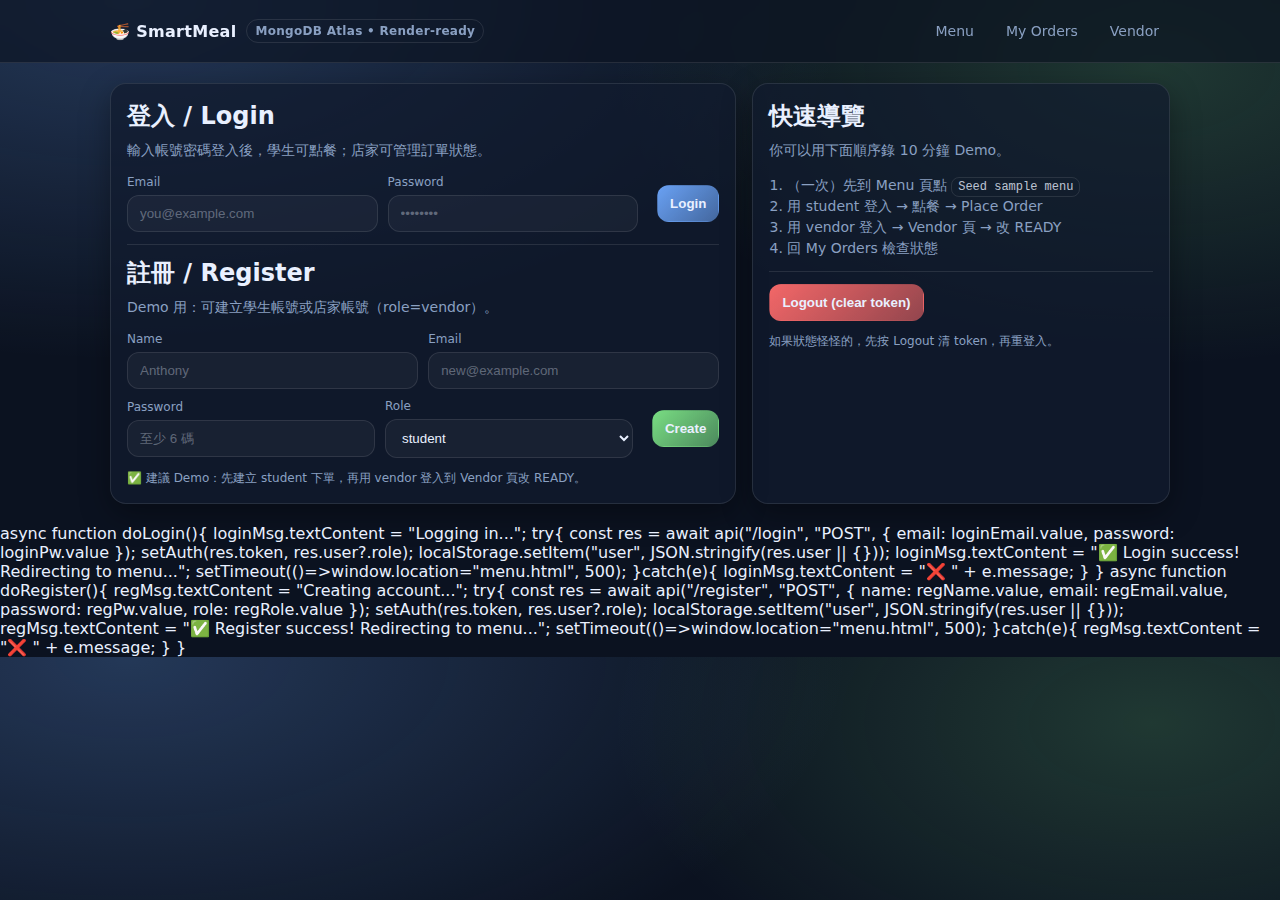
<file: frontend/index.html>
<!doctype html>
<html lang="zh-Hant">
<head>
  <meta charset="utf-8"/>
  <meta name="viewport" content="width=device-width,initial-scale=1"/>
  <title>SmartMeal - Login</title>
  <link rel="stylesheet" href="./style.css"/>
</head>
<body>
  <div class="nav">
    <div class="nav-inner">
      <div class="brand">🍜 SmartMeal <span class="badge">MongoDB Atlas • Render-ready</span></div>
      <div class="nav-links">
        <a href="menu.html">Menu</a>
        <a href="orders.html">My Orders</a>
        <a href="vendor.html">Vendor</a>
      </div>
    </div>
  </div>

  <div class="container">
    <div class="grid">
      <div class="card">
        <h2>登入 / Login</h2>
        <p class="sub">輸入帳號密碼登入後，學生可點餐；店家可管理訂單狀態。</p>

        <div class="row">
          <div class="field">
            <label>Email</label>
            <input id="loginEmail" placeholder="you@example.com"/>
          </div>
          <div class="field">
            <label>Password</label>
            <input id="loginPw" type="password" placeholder="••••••••"/>
          </div>
          <div>
            <label style="opacity:0">.</label>
            <button class="btn primary" onclick="doLogin()">Login</button>
          </div>
        </div>

        <div id="loginMsg" class="toast"></div>

        <div class="hr"></div>

        <h2>註冊 / Register</h2>
        <p class="sub">Demo 用：可建立學生帳號或店家帳號（role=vendor）。</p>

        <div class="row">
          <div class="field">
            <label>Name</label>
            <input id="regName" placeholder="Anthony"/>
          </div>
          <div class="field">
            <label>Email</label>
            <input id="regEmail" placeholder="new@example.com"/>
          </div>
          <div class="field">
            <label>Password</label>
            <input id="regPw" type="password" placeholder="至少 6 碼"/>
          </div>
          <div class="field">
            <label>Role</label>
            <select id="regRole">
              <option value="student">student</option>
              <option value="vendor">vendor</option>
            </select>
          </div>
          <div>
            <label style="opacity:0">.</label>
            <button class="btn success" onclick="doRegister()">Create</button>
          </div>
        </div>

        <div id="regMsg" class="toast"></div>

        <div class="footer">
          ✅ 建議 Demo：先建立 student 下單，再用 vendor 登入到 Vendor 頁改 READY。
        </div>
      </div>

      <div class="card">
        <h2>快速導覽</h2>
        <p class="sub">你可以用下面順序錄 10 分鐘 Demo。</p>

        <ol class="sub" style="margin:0;padding-left:18px">
          <li>（一次）先到 Menu 頁點 <span class="kbd">Seed sample menu</span></li>
          <li>用 student 登入 → 點餐 → Place Order</li>
          <li>用 vendor 登入 → Vendor 頁 → 改 READY</li>
          <li>回 My Orders 檢查狀態</li>
        </ol>

        <div class="hr"></div>

        <button class="btn danger" onclick="logout()">Logout (clear token)</button>
        <div class="footer">如果狀態怪怪的，先按 Logout 清 token，再重登入。</div>
      </div>
    </div>
  </div>

  <script src="./api.js"></script>
    async function doLogin(){
      loginMsg.textContent = "Logging in...";
      try{
        const res = await api("/login", "POST", { email: loginEmail.value, password: loginPw.value });
        setAuth(res.token, res.user?.role);
        localStorage.setItem("user", JSON.stringify(res.user || {}));
        loginMsg.textContent = "✅ Login success! Redirecting to menu...";
        setTimeout(()=>window.location="menu.html", 500);
      }catch(e){
        loginMsg.textContent = "❌ " + e.message;
      }
    }

    async function doRegister(){
      regMsg.textContent = "Creating account...";
      try{
        const res = await api("/register", "POST", {
          name: regName.value,
          email: regEmail.value,
          password: regPw.value,
          role: regRole.value
        });
        setAuth(res.token, res.user?.role);
        localStorage.setItem("user", JSON.stringify(res.user || {}));
        regMsg.textContent = "✅ Register success! Redirecting to menu...";
        setTimeout(()=>window.location="menu.html", 500);
      }catch(e){
        regMsg.textContent = "❌ " + e.message;
      }
    }
  </script>
</body>
</html>
</file>
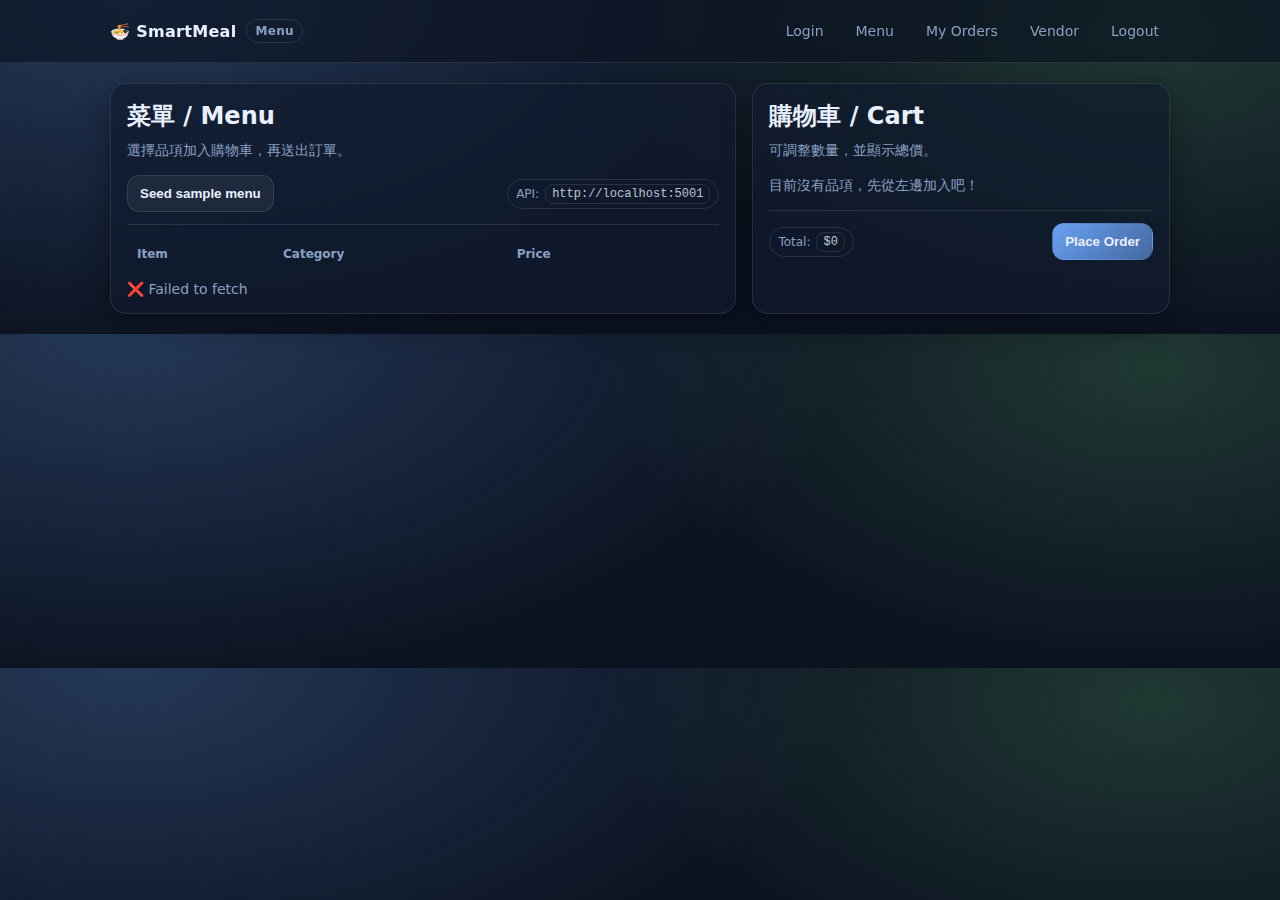
<file: frontend/menu.html>
<!doctype html>
<html lang="zh-Hant">
<head>
  <meta charset="utf-8"/>
  <meta name="viewport" content="width=device-width,initial-scale=1"/>
  <title>SmartMeal - Menu</title>
  <link rel="stylesheet" href="style.css"/>
</head>
<body>
  <div class="nav">
    <div class="nav-inner">
      <div class="brand">🍜 SmartMeal <span class="badge">Menu</span></div>
      <div class="nav-links">
        <a href="index.html">Login</a>
        <a href="menu.html">Menu</a>
        <a href="orders.html">My Orders</a>
        <a href="vendor.html">Vendor</a>
        <a href="#" onclick="logout()">Logout</a>
      </div>
    </div>
  </div>

  <div class="container">
    <div class="grid">
      <div class="card">
        <h2>菜單 / Menu</h2>
        <p class="sub">選擇品項加入購物車，再送出訂單。</p>

        <div class="row" style="justify-content:space-between">
          <button class="btn" onclick="seed()">Seed sample menu</button>
          <div class="tag">API: <span class="kbd" id="apiBase"></span></div>
        </div>

        <div class="hr"></div>

        <table class="table">
          <thead>
            <tr>
              <th>Item</th><th>Category</th><th>Price</th><th></th>
            </tr>
          </thead>
          <tbody id="menuBody"></tbody>
        </table>

        <div id="menuMsg" class="toast"></div>
      </div>

      <div class="card">
        <h2>購物車 / Cart</h2>
        <p class="sub">可調整數量，並顯示總價。</p>

        <div id="cartBox"></div>

        <div class="hr"></div>

        <div class="row" style="justify-content:space-between">
          <div class="tag">Total: <span class="kbd" id="totalText">$0</span></div>
          <button class="btn primary" onclick="placeOrder()">Place Order</button>
        </div>

        <div id="cartMsg" class="toast"></div>
      </div>
    </div>
  </div>

  <script src="api.js"></script>
  <script>
    apiBase.textContent = API_BASE;

    let menuList = [];
    let cart = {}; // menu_item_id -> {name, unit_price, qty}

    function cartToItems(){
      return Object.entries(cart).map(([menu_item_id, v]) => ({
        menu_item_id,
        qty: v.qty
      }));
    }

    function calcTotal(){
      let t = 0;
      for (const k in cart) t += cart[k].unit_price * cart[k].qty;
      totalText.textContent = fmtMoney(t);
      return t;
    }

    function renderCart(){
      const keys = Object.keys(cart);
      if (keys.length === 0){
        cartBox.innerHTML = `<p class="sub">目前沒有品項，先從左邊加入吧！</p>`;
        calcTotal();
        return;
      }

      cartBox.innerHTML = keys.map(k => {
        const it = cart[k];
        return `
          <div class="card" style="padding:12px;margin-bottom:10px">
            <div class="row" style="justify-content:space-between">
              <div>
                <div style="font-weight:700">${it.name}</div>
                <div class="sub" style="margin:4px 0 0">單價 ${fmtMoney(it.unit_price)}</div>
              </div>
              <div class="row">
                <button class="btn small" onclick="dec('${k}')">-</button>
                <span class="kbd">${it.qty}</span>
                <button class="btn small" onclick="inc('${k}')">+</button>
                <button class="btn small danger" onclick="delItem('${k}')">Remove</button>
              </div>
            </div>
          </div>
        `;
      }).join("");

      calcTotal();
    }

    function add(id){
      const it = menuList.find(x => x._id === id);
      if (!it) return;
      if (!cart[id]) cart[id] = { name: it.name, unit_price: it.price, qty: 0 };
      cart[id].qty += 1;
      renderCart();
    }
    function inc(id){ cart[id].qty += 1; renderCart(); }
    function dec(id){ cart[id].qty = Math.max(1, cart[id].qty - 1); renderCart(); }
    function delItem(id){ delete cart[id]; renderCart(); }

    async function loadMenu(){
      menuMsg.textContent = "Loading menu...";
      try{
        const data = await api("/menu");
        menuList = data.menu || [];
        menuBody.innerHTML = menuList.map(it => `
          <tr>
            <td>${it.name}</td>
            <td><span class="tag">${it.category || "-"}</span></td>
            <td><span class="kbd">${fmtMoney(it.price)}</span></td>
            <td><button class="btn small success" onclick="add('${it._id}')">Add</button></td>
          </tr>
        `).join("");
        menuMsg.textContent = `✅ Loaded ${menuList.length} items.`;
      }catch(e){
        menuMsg.textContent = "❌ " + e.message;
      }
    }

    async function seed(){
      menuMsg.textContent = "Seeding sample menu...";
      try{
        const r = await api("/seed/menu", "POST", {});
        menuMsg.textContent = `✅ Seed OK. items=${r.count}`;
        await loadMenu();
      }catch(e){
        menuMsg.textContent = "❌ " + e.message;
      }
    }

    async function placeOrder(){
      cartMsg.textContent = "Placing order...";
      try{
        const items = cartToItems();
        if (items.length === 0) throw new Error("Cart is empty");
        const r = await api("/order","POST",{ items });
        cart = {};
        renderCart();
        cartMsg.textContent = `✅ Order placed! order_id=${r.order_id}`;
        setTimeout(()=>window.location="orders.html", 600);
      }catch(e){
        cartMsg.textContent = "❌ " + e.message;
      }
    }

    renderCart();
    loadMenu();
  </script>
</body>
</html>
</file>
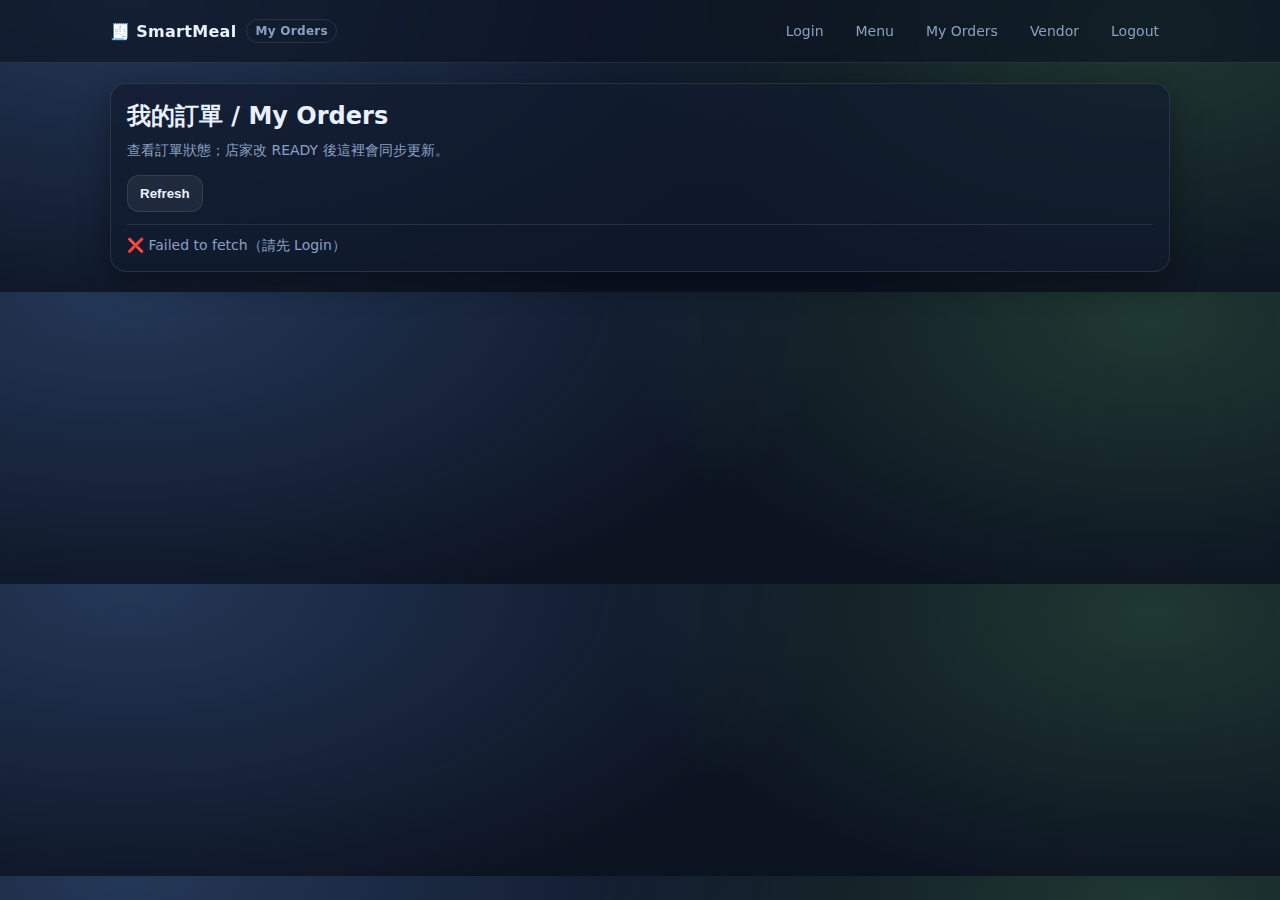
<file: frontend/orders.html>
<!doctype html>
<html lang="zh-Hant">
<head>
  <meta charset="utf-8"/>
  <meta name="viewport" content="width=device-width,initial-scale=1"/>
  <title>SmartMeal - My Orders</title>
  <link rel="stylesheet" href="style.css"/>
</head>
<body>
  <div class="nav">
    <div class="nav-inner">
      <div class="brand">🧾 SmartMeal <span class="badge">My Orders</span></div>
      <div class="nav-links">
        <a href="index.html">Login</a>
        <a href="menu.html">Menu</a>
        <a href="orders.html">My Orders</a>
        <a href="vendor.html">Vendor</a>
        <a href="#" onclick="logout()">Logout</a>
      </div>
    </div>
  </div>

  <div class="container">
    <div class="card">
      <h2>我的訂單 / My Orders</h2>
      <p class="sub">查看訂單狀態；店家改 READY 後這裡會同步更新。</p>

      <button class="btn" onclick="loadMy()">Refresh</button>
      <div class="hr"></div>

      <div id="box"></div>
      <div id="msg" class="toast"></div>
    </div>
  </div>

  <script src="api.js"></script>
  <script>
    function render(orders){
      if (!orders || orders.length===0){
        box.innerHTML = `<p class="sub">目前沒有訂單。去 <a href="menu.html" class="kbd">Menu</a> 下第一筆吧！</p>`;
        return;
      }
      box.innerHTML = orders.map(o => `
        <div class="card" style="margin-bottom:12px">
          <div class="row" style="justify-content:space-between">
            <div>
              <div style="font-weight:800">Order <span class="kbd">${o._id}</span></div>
              <div class="sub" style="margin:6px 0 0">Created: <span class="kbd">${o.created_at || "-"}</span></div>
            </div>
            <div>${statusTag(o.status)}</div>
          </div>
          <div class="hr"></div>
          <div class="sub" style="margin:0 0 8px">Items:</div>
          <ul class="sub" style="margin:0;padding-left:18px">
            ${(o.items||[]).map(it=>`<li>${it.name} × ${it.qty}（${fmtMoney(it.subtotal)}）</li>`).join("")}
          </ul>
          <div class="hr"></div>
          <div class="row" style="justify-content:space-between">
            <div class="tag">Total: <span class="kbd">${fmtMoney(o.total_price)}</span></div>
            <div class="tag">User: <span class="kbd">${o.user_id || "-"}</span></div>
          </div>
        </div>
      `).join("");
    }

    async function loadMy(){
      msg.textContent = "Loading...";
      try{
        const r = await api("/orders/my");
        render(r.orders || []);
        msg.textContent = "✅ Updated.";
      }catch(e){
        msg.textContent = "❌ " + e.message + "（請先 Login）";
      }
    }

    loadMy();
  </script>
</body>
</html>
</file>
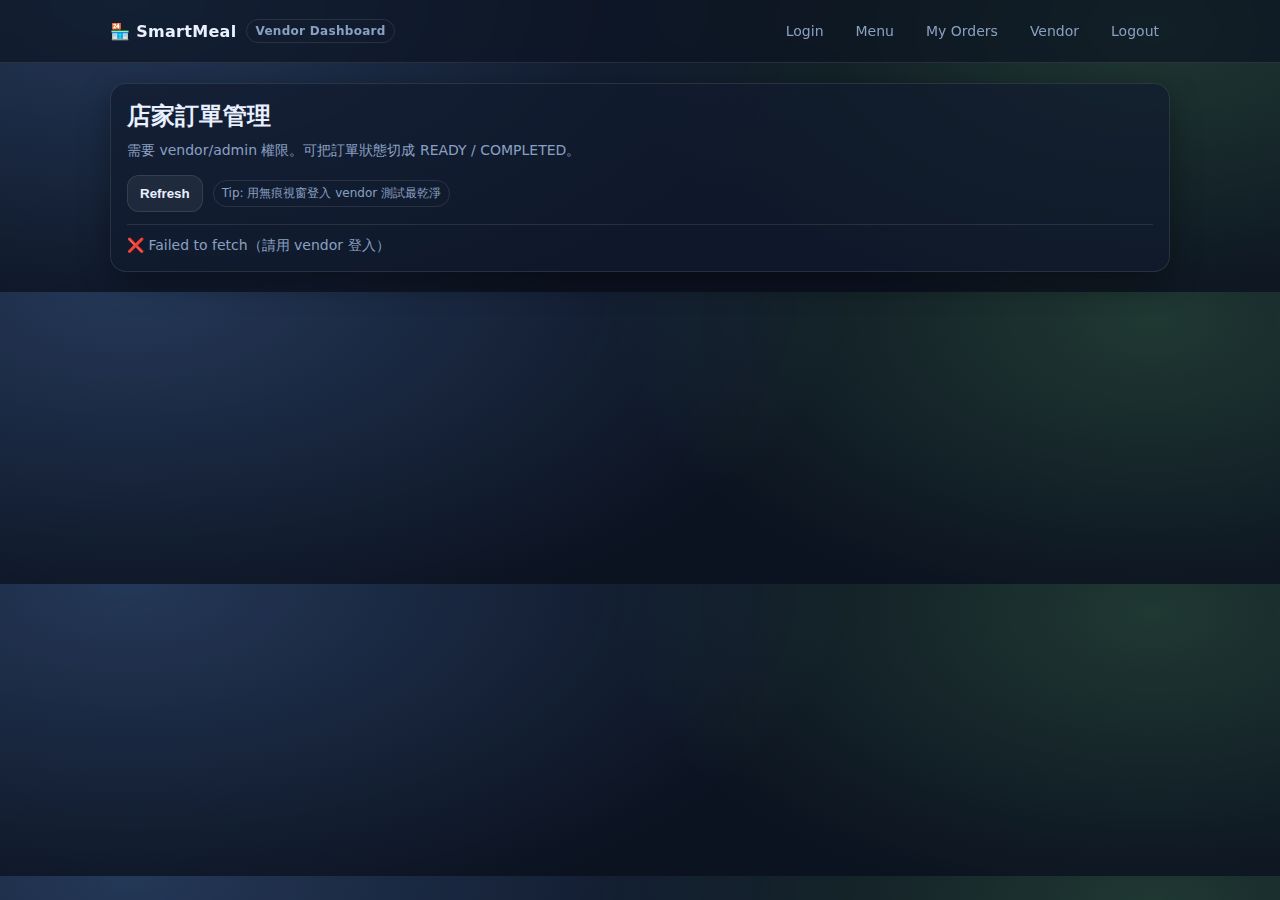
<file: frontend/vendor.html>
<!doctype html>
<html lang="zh-Hant">
<head>
  <meta charset="utf-8"/>
  <meta name="viewport" content="width=device-width,initial-scale=1"/>
  <title>SmartMeal - Vendor</title>
  <link rel="stylesheet" href="style.css"/>
</head>
<body>
  <div class="nav">
    <div class="nav-inner">
      <div class="brand">🏪 SmartMeal <span class="badge">Vendor Dashboard</span></div>
      <div class="nav-links">
        <a href="index.html">Login</a>
        <a href="menu.html">Menu</a>
        <a href="orders.html">My Orders</a>
        <a href="vendor.html">Vendor</a>
        <a href="#" onclick="logout()">Logout</a>
      </div>
    </div>
  </div>

  <div class="container">
    <div class="card">
      <h2>店家訂單管理</h2>
      <p class="sub">需要 vendor/admin 權限。可把訂單狀態切成 READY / COMPLETED。</p>

      <div class="row">
        <button class="btn" onclick="loadOrders()">Refresh</button>
        <span class="tag">Tip: 用無痕視窗登入 vendor 測試最乾淨</span>
      </div>

      <div class="hr"></div>

      <div id="orders"></div>
      <div id="msg" class="toast"></div>
    </div>
  </div>

  <script src="api.js"></script>
  <script>
    function render(list){
      if (!list || list.length===0){
        orders.innerHTML = `<p class="sub">目前沒有訂單。</p>`;
        return;
      }
      orders.innerHTML = list.map(o => `
        <div class="card" style="margin-bottom:12px">
          <div class="row" style="justify-content:space-between">
            <div>
              <div style="font-weight:800">Order <span class="kbd">${o._id}</span></div>
              <div class="sub" style="margin:6px 0 0">Created: <span class="kbd">${o.created_at || "-"}</span></div>
            </div>
            <div>${statusTag(o.status)}</div>
          </div>

          <div class="hr"></div>

          <div class="sub" style="margin:0 0 8px">Items:</div>
          <ul class="sub" style="margin:0;padding-left:18px">
            ${(o.items||[]).map(it=>`<li>${it.name} × ${it.qty}</li>`).join("")}
          </ul>

          <div class="hr"></div>

          <div class="row" style="justify-content:space-between">
            <div class="tag">Total: <span class="kbd">${fmtMoney(o.total_price)}</span></div>
            <div class="row">
              <button class="btn small" onclick="setStatus('${o._id}','PREPARING')">PREPARING</button>
              <button class="btn small success" onclick="setStatus('${o._id}','READY')">READY</button>
              <button class="btn small" onclick="setStatus('${o._id}','COMPLETED')">COMPLETED</button>
              <button class="btn small danger" onclick="setStatus('${o._id}','CANCELLED')">CANCEL</button>
            </div>
          </div>
        </div>
      `).join("");
    }

    async function loadOrders(){
      msg.textContent = "Loading orders...";
      try{
        const data = await api("/orders"); // 後端這支回傳 array
        render(data);
        msg.textContent = "✅ Updated.";
      }catch(e){
        msg.textContent = "❌ " + e.message + "（請用 vendor 登入）";
      }
    }

    async function setStatus(id, status){
      msg.textContent = "Updating...";
      try{
        await api("/order/status","POST",{ id, status });
        await loadOrders();
      }catch(e){
        msg.textContent = "❌ " + e.message;
      }
    }

    loadOrders();
  </script>
</body>
</html>
</file>
<file: frontend/style.css>
:root{
  --bg:#0b1220;
  --card:#111a2e;
  --muted:#8aa0c2;
  --text:#e9f0ff;
  --primary:#6ea8fe;
  --primary2:#7ee787;
  --danger:#ff6b6b;
  --warn:#ffd166;
  --border:rgba(255,255,255,.10);
  --shadow: 0 10px 30px rgba(0,0,0,.35);
  --radius:16px;
  --mono: ui-monospace, SFMono-Regular, Menlo, Monaco, Consolas, "Liberation Mono", "Courier New", monospace;
}

*{box-sizing:border-box}
body{
  margin:0;
  font-family: system-ui, -apple-system, Segoe UI, Roboto, "Noto Sans TC", Arial, sans-serif;
  background: radial-gradient(1200px 600px at 10% 0%, rgba(110,168,254,.25), transparent 60%),
              radial-gradient(900px 500px at 90% 10%, rgba(126,231,135,.18), transparent 60%),
              var(--bg);
  color:var(--text);
}

a{color:inherit;text-decoration:none}
.container{max-width:1100px;margin:0 auto;padding:20px}

.nav{
  position:sticky;top:0;z-index:10;
  backdrop-filter: blur(10px);
  background: rgba(11,18,32,.65);
  border-bottom:1px solid var(--border);
}
.nav-inner{display:flex;align-items:center;justify-content:space-between;gap:12px;padding:14px 20px;max-width:1100px;margin:0 auto}
.brand{display:flex;align-items:center;gap:10px;font-weight:800;letter-spacing:.3px}
.badge{font-size:12px;color:var(--muted);border:1px solid var(--border);padding:4px 8px;border-radius:999px}

.nav-links{display:flex;gap:10px;flex-wrap:wrap}
.nav-links a{
  font-size:14px;color:var(--muted);
  padding:8px 10px;border-radius:10px;border:1px solid transparent;
}
.nav-links a:hover{color:var(--text);border-color:var(--border);background:rgba(255,255,255,.04)}

.grid{display:grid;grid-template-columns:1.2fr .8fr;gap:16px}
@media (max-width: 900px){.grid{grid-template-columns:1fr}}

.card{
  background: rgba(17,26,46,.72);
  border:1px solid var(--border);
  border-radius: var(--radius);
  box-shadow: var(--shadow);
  padding:16px;
}
.card h2{margin:0 0 8px}
.sub{color:var(--muted);font-size:14px;line-height:1.5;margin:0 0 14px}

.row{display:flex;gap:10px;flex-wrap:wrap;align-items:center}
.field{display:flex;flex-direction:column;gap:6px;min-width:220px;flex:1}
label{font-size:12px;color:var(--muted)}
input, select{
  padding:10px 12px;border-radius:12px;
  border:1px solid var(--border);
  background: rgba(255,255,255,.04);
  color:var(--text);
  outline:none;
}
input::placeholder{color:rgba(233,240,255,.35)}
input:focus, select:focus{border-color:rgba(110,168,254,.6);box-shadow:0 0 0 3px rgba(110,168,254,.15)}

.btn{
  padding:10px 12px;border-radius:12px;border:1px solid var(--border);
  background: rgba(255,255,255,.06);
  color:var(--text);
  cursor:pointer;
  font-weight:600;
}
.btn:hover{background: rgba(255,255,255,.10)}
.btn.primary{background: linear-gradient(135deg, rgba(110,168,254,.95), rgba(110,168,254,.55));border-color:transparent}
.btn.success{background: linear-gradient(135deg, rgba(126,231,135,.95), rgba(126,231,135,.55));border-color:transparent}
.btn.danger{background: linear-gradient(135deg, rgba(255,107,107,.95), rgba(255,107,107,.55));border-color:transparent}
.btn.small{padding:7px 10px;border-radius:10px;font-size:13px}

.hr{height:1px;background:var(--border);margin:12px 0}

.table{
  width:100%;
  border-collapse:separate;border-spacing:0 10px;
}
.table th{font-size:12px;color:var(--muted);text-align:left;padding:0 10px}
.table td{
  background: rgba(255,255,255,.04);
  border:1px solid var(--border);
  padding:10px;
}
.table tr td:first-child{border-radius:12px 0 0 12px}
.table tr td:last-child{border-radius:0 12px 12px 0}
.kbd{font-family:var(--mono);font-size:12px;color:rgba(233,240,255,.8);border:1px solid var(--border);padding:2px 6px;border-radius:8px}

.tag{display:inline-flex;align-items:center;gap:6px;font-size:12px;padding:4px 8px;border-radius:999px;border:1px solid var(--border);color:var(--muted)}
.tag.ready{color:#1bd96a;border-color:rgba(27,217,106,.35);background:rgba(27,217,106,.08)}
.tag.prep{color:#6ea8fe;border-color:rgba(110,168,254,.35);background:rgba(110,168,254,.08)}
.tag.done{color:#ffd166;border-color:rgba(255,209,102,.35);background:rgba(255,209,102,.08)}
.tag.cancel{color:#ff6b6b;border-color:rgba(255,107,107,.35);background:rgba(255,107,107,.08)}

.toast{font-size:14px;color:var(--muted);margin-top:10px}
.footer{color:var(--muted);font-size:12px;margin-top:12px}
</file>
